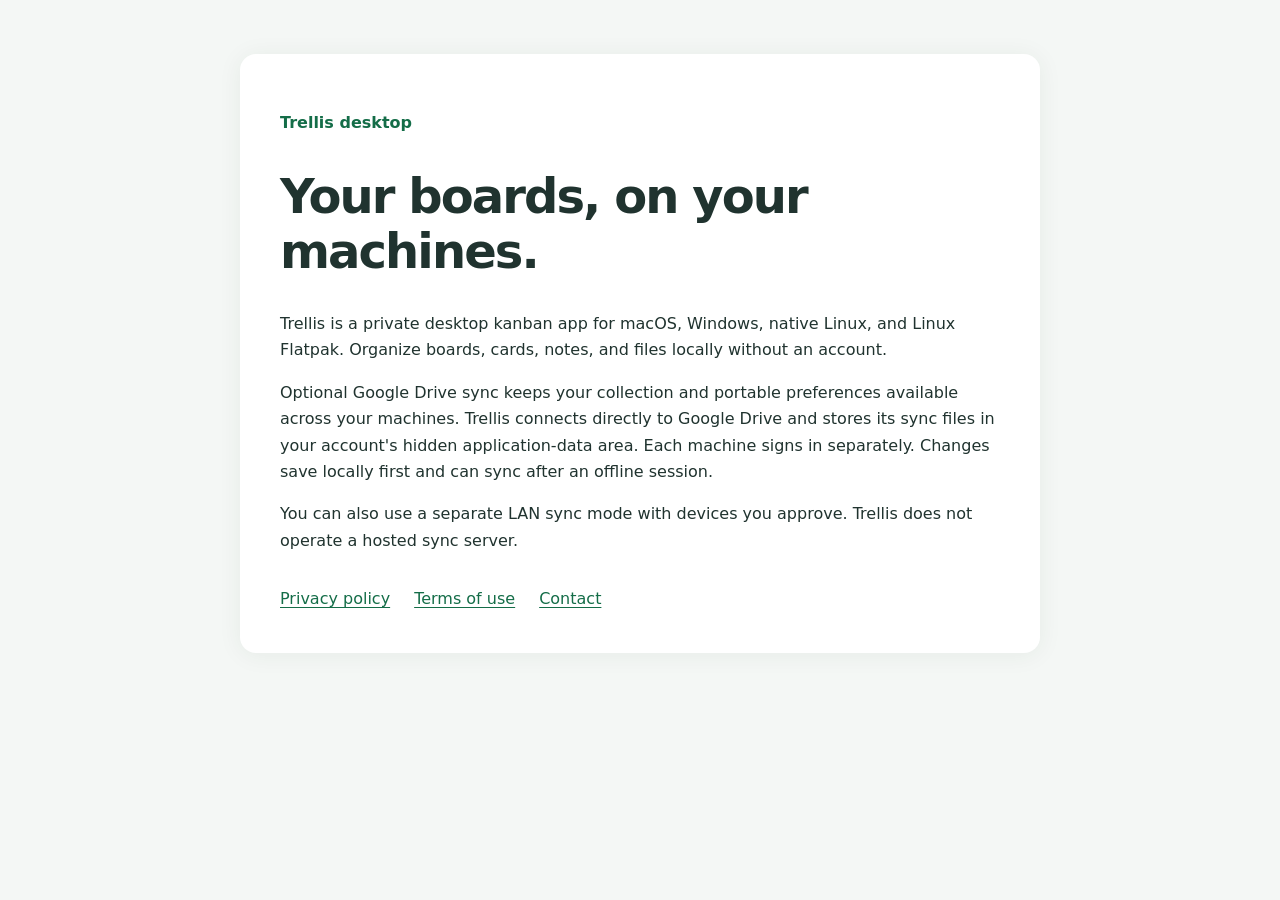
<file: index.html>
<!doctype html>
<html lang="en"><head><meta charset="utf-8"><meta name="viewport" content="width=device-width,initial-scale=1"><title>Trellis</title><link rel="stylesheet" href="style.css"></head>
<body><main><p class="eyebrow">Trellis desktop</p><h1>Your boards, on your machines.</h1>
<p>Trellis is a private desktop kanban app for macOS, Windows, native Linux, and Linux Flatpak. Organize boards, cards, notes, and files locally without an account.</p>
<p>Optional Google Drive sync keeps your collection and portable preferences available across your machines. Trellis connects directly to Google Drive and stores its sync files in your account's hidden application-data area. Each machine signs in separately. Changes save locally first and can sync after an offline session.</p>
<p>You can also use a separate LAN sync mode with devices you approve. Trellis does not operate a hosted sync server.</p>
<nav aria-label="Information"><a href="privacy.html">Privacy policy</a><a href="terms.html">Terms of use</a><a href="mailto:linouser@gmail.com">Contact</a></nav>
</main></body></html>
</file>
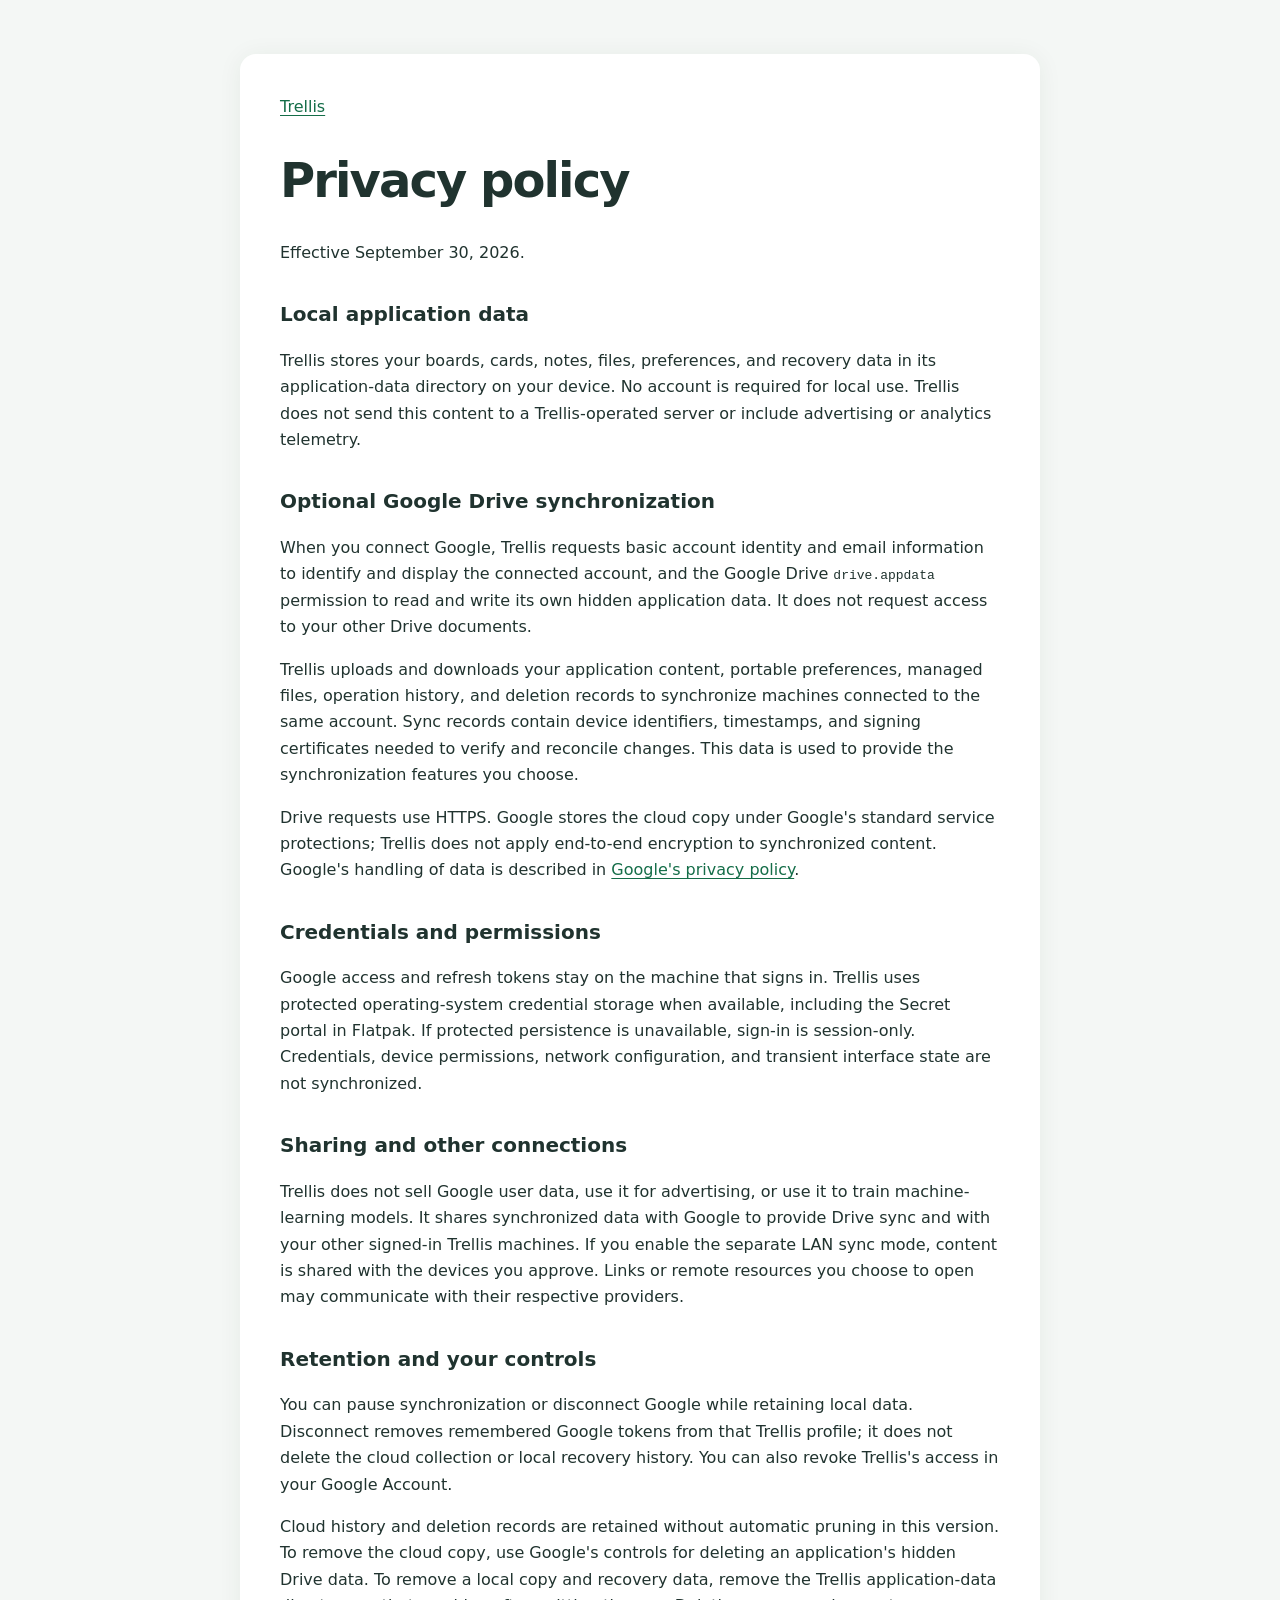
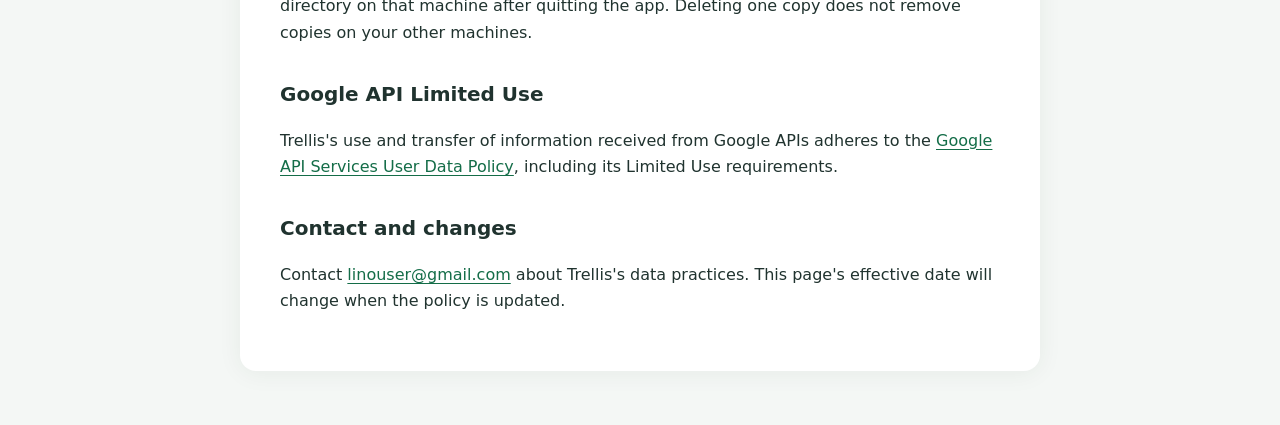
<file: privacy.html>
<!doctype html>
<html lang="en"><head><meta charset="utf-8"><meta name="viewport" content="width=device-width,initial-scale=1"><title>Trellis privacy policy</title><link rel="stylesheet" href="style.css"></head>
<body><main><a href="index.html">Trellis</a><h1>Privacy policy</h1><p>Effective September 30, 2026.</p>
<h2>Local application data</h2><p>Trellis stores your boards, cards, notes, files, preferences, and recovery data in its application-data directory on your device. No account is required for local use. Trellis does not send this content to a Trellis-operated server or include advertising or analytics telemetry.</p>
<h2>Optional Google Drive synchronization</h2><p>When you connect Google, Trellis requests basic account identity and email information to identify and display the connected account, and the Google Drive <code>drive.appdata</code> permission to read and write its own hidden application data. It does not request access to your other Drive documents.</p>
<p>Trellis uploads and downloads your application content, portable preferences, managed files, operation history, and deletion records to synchronize machines connected to the same account. Sync records contain device identifiers, timestamps, and signing certificates needed to verify and reconcile changes. This data is used to provide the synchronization features you choose.</p>
<p>Drive requests use HTTPS. Google stores the cloud copy under Google's standard service protections; Trellis does not apply end-to-end encryption to synchronized content. Google's handling of data is described in <a href="https://policies.google.com/privacy">Google's privacy policy</a>.</p>
<h2>Credentials and permissions</h2><p>Google access and refresh tokens stay on the machine that signs in. Trellis uses protected operating-system credential storage when available, including the Secret portal in Flatpak. If protected persistence is unavailable, sign-in is session-only. Credentials, device permissions, network configuration, and transient interface state are not synchronized.</p>
<h2>Sharing and other connections</h2><p>Trellis does not sell Google user data, use it for advertising, or use it to train machine-learning models. It shares synchronized data with Google to provide Drive sync and with your other signed-in Trellis machines. If you enable the separate LAN sync mode, content is shared with the devices you approve. Links or remote resources you choose to open may communicate with their respective providers.</p>
<h2>Retention and your controls</h2><p>You can pause synchronization or disconnect Google while retaining local data. Disconnect removes remembered Google tokens from that Trellis profile; it does not delete the cloud collection or local recovery history. You can also revoke Trellis's access in your Google Account.</p>
<p>Cloud history and deletion records are retained without automatic pruning in this version. To remove the cloud copy, use Google's controls for deleting an application's hidden Drive data. To remove a local copy and recovery data, remove the Trellis application-data directory on that machine after quitting the app. Deleting one copy does not remove copies on your other machines.</p>
<h2>Google API Limited Use</h2><p>Trellis's use and transfer of information received from Google APIs adheres to the <a href="https://developers.google.com/terms/api-services-user-data-policy">Google API Services User Data Policy</a>, including its Limited Use requirements.</p>
<h2>Contact and changes</h2><p>Contact <a href="mailto:linouser@gmail.com">linouser@gmail.com</a> about Trellis's data practices. This page's effective date will change when the policy is updated.</p>
</main></body></html>
</file>
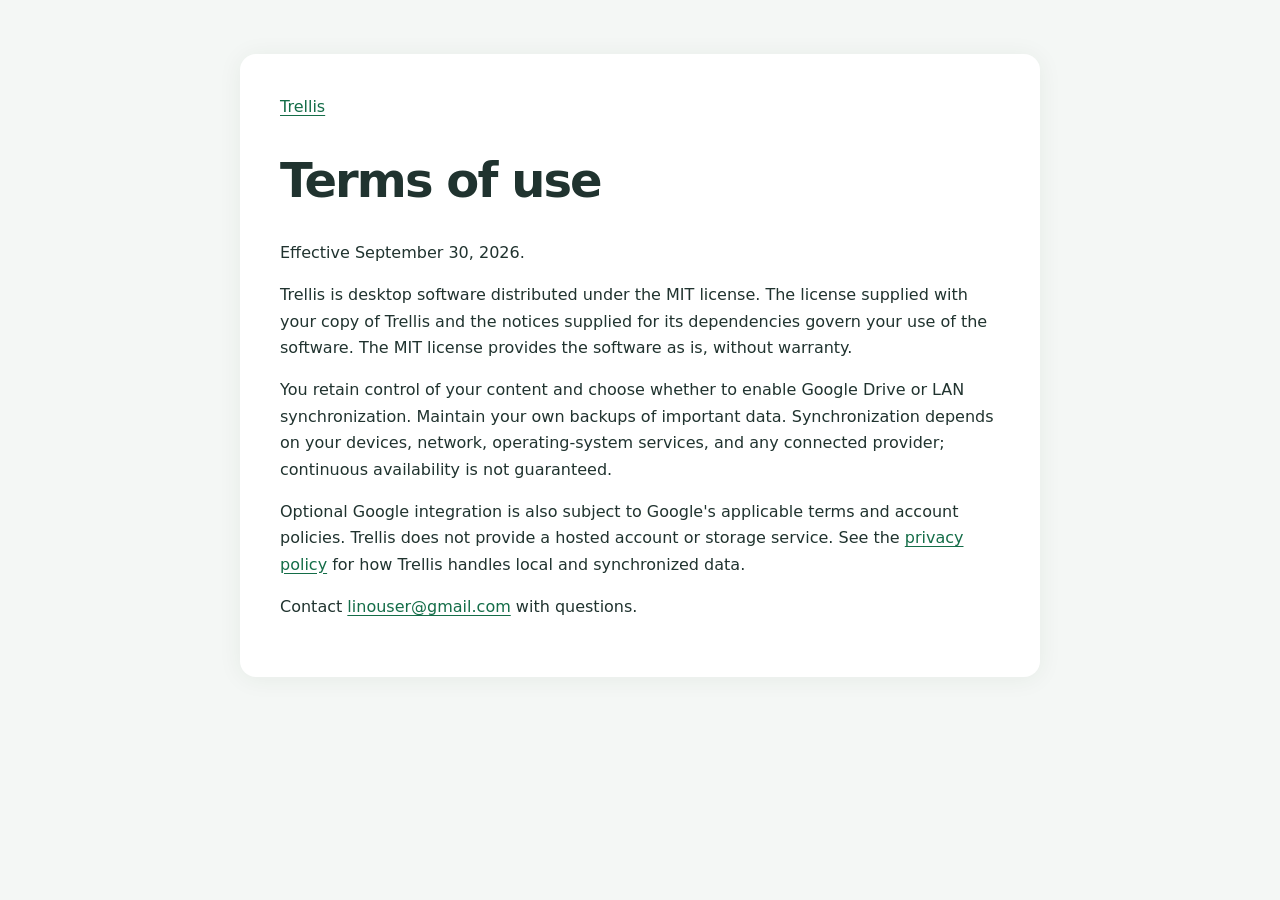
<file: terms.html>
<!doctype html>
<html lang="en"><head><meta charset="utf-8"><meta name="viewport" content="width=device-width,initial-scale=1"><title>Trellis terms of use</title><link rel="stylesheet" href="style.css"></head>
<body><main><a href="index.html">Trellis</a><h1>Terms of use</h1><p>Effective September 30, 2026.</p>
<p>Trellis is desktop software distributed under the MIT license. The license supplied with your copy of Trellis and the notices supplied for its dependencies govern your use of the software. The MIT license provides the software as is, without warranty.</p>
<p>You retain control of your content and choose whether to enable Google Drive or LAN synchronization. Maintain your own backups of important data. Synchronization depends on your devices, network, operating-system services, and any connected provider; continuous availability is not guaranteed.</p>
<p>Optional Google integration is also subject to Google's applicable terms and account policies. Trellis does not provide a hosted account or storage service. See the <a href="privacy.html">privacy policy</a> for how Trellis handles local and synchronized data.</p>
<p>Contact <a href="mailto:linouser@gmail.com">linouser@gmail.com</a> with questions.</p>
</main></body></html>
</file>
<file: style.css>
:root{font-family:system-ui,-apple-system,BlinkMacSystemFont,"Segoe UI",sans-serif;color:#20332f;background:#f4f7f5;line-height:1.65}body{margin:0}main{max-width:720px;margin:6vh auto;padding:40px;background:#fff;border-radius:16px;box-shadow:0 2px 24px #183b2410}h1{font-size:clamp(2rem,5vw,3rem);line-height:1.15;letter-spacing:-.04em}h2{font-size:1.25rem;margin-top:2rem}a{color:#146d48;text-underline-offset:3px}.eyebrow{font-weight:650;color:#146d48}nav{display:flex;flex-wrap:wrap;gap:24px;margin-top:32px}code{overflow-wrap:anywhere}@media(max-width:780px){main{margin:20px;padding:24px}}
</file>
